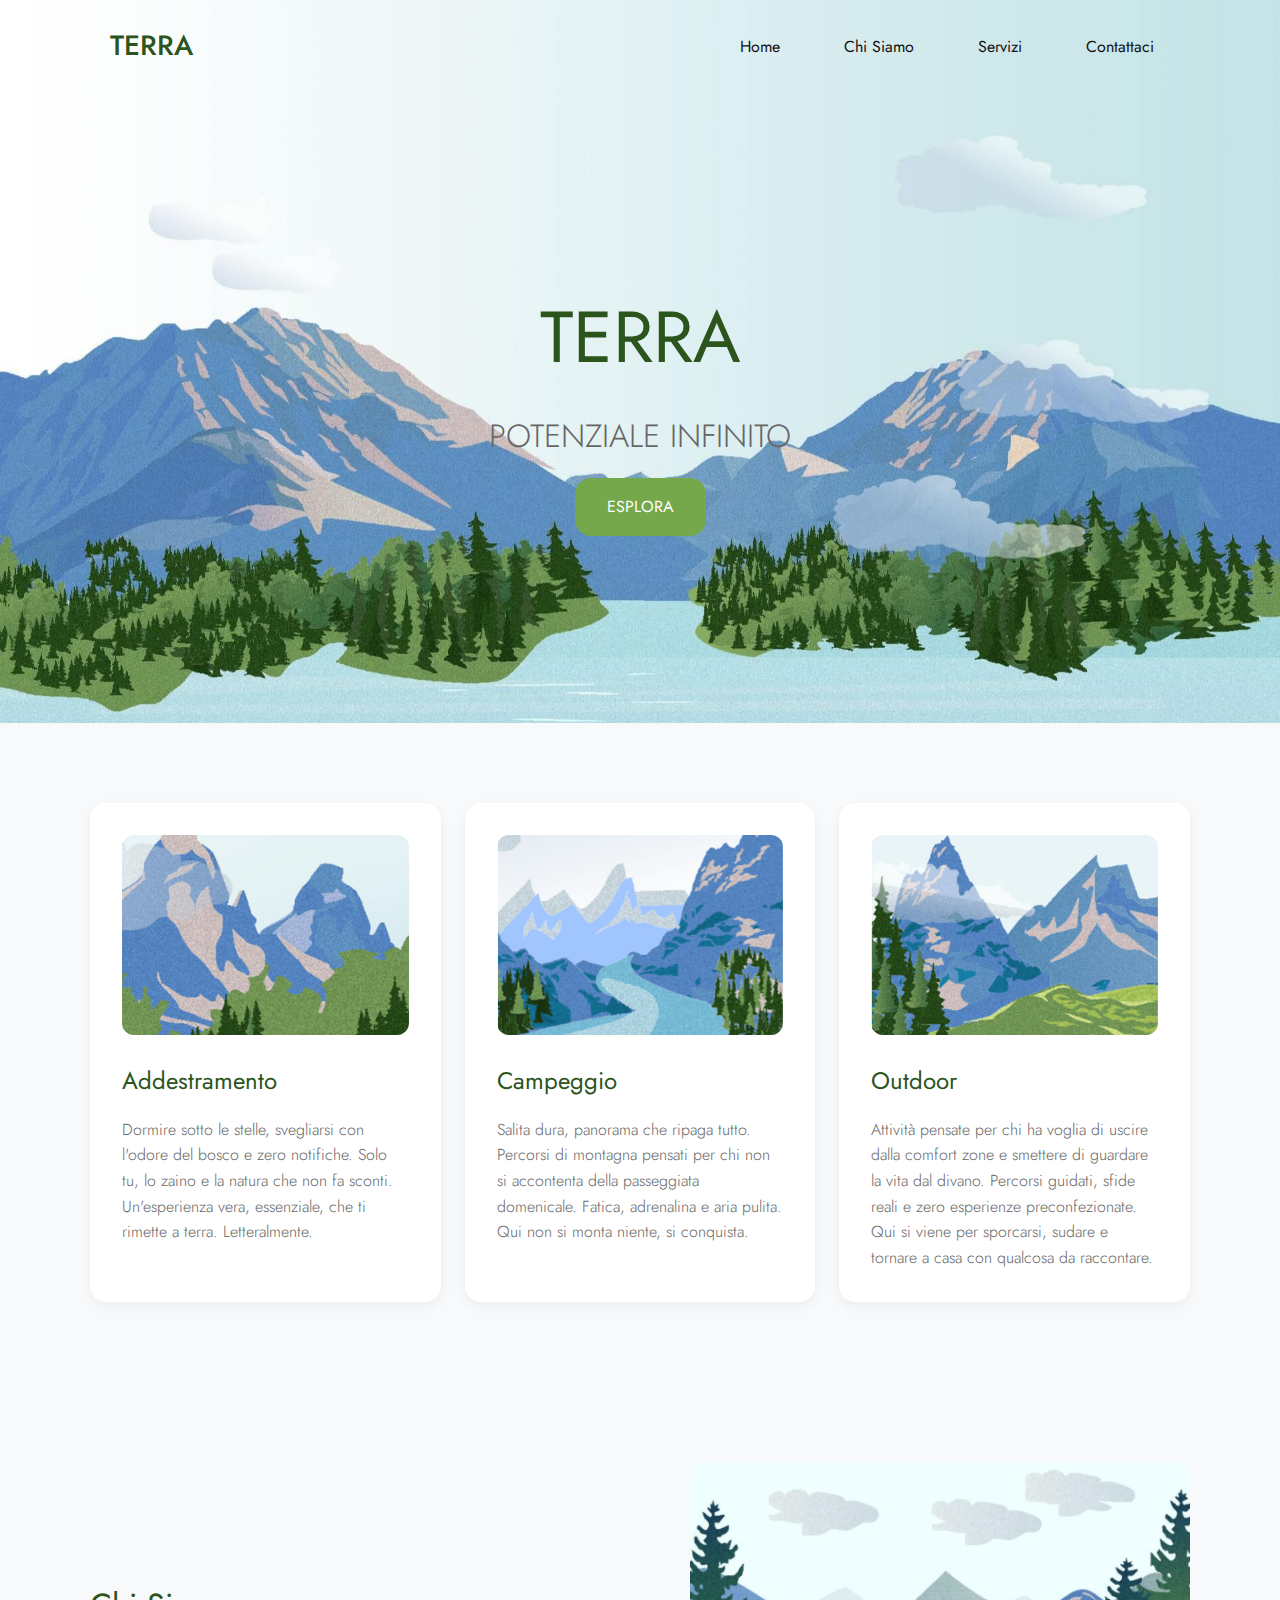
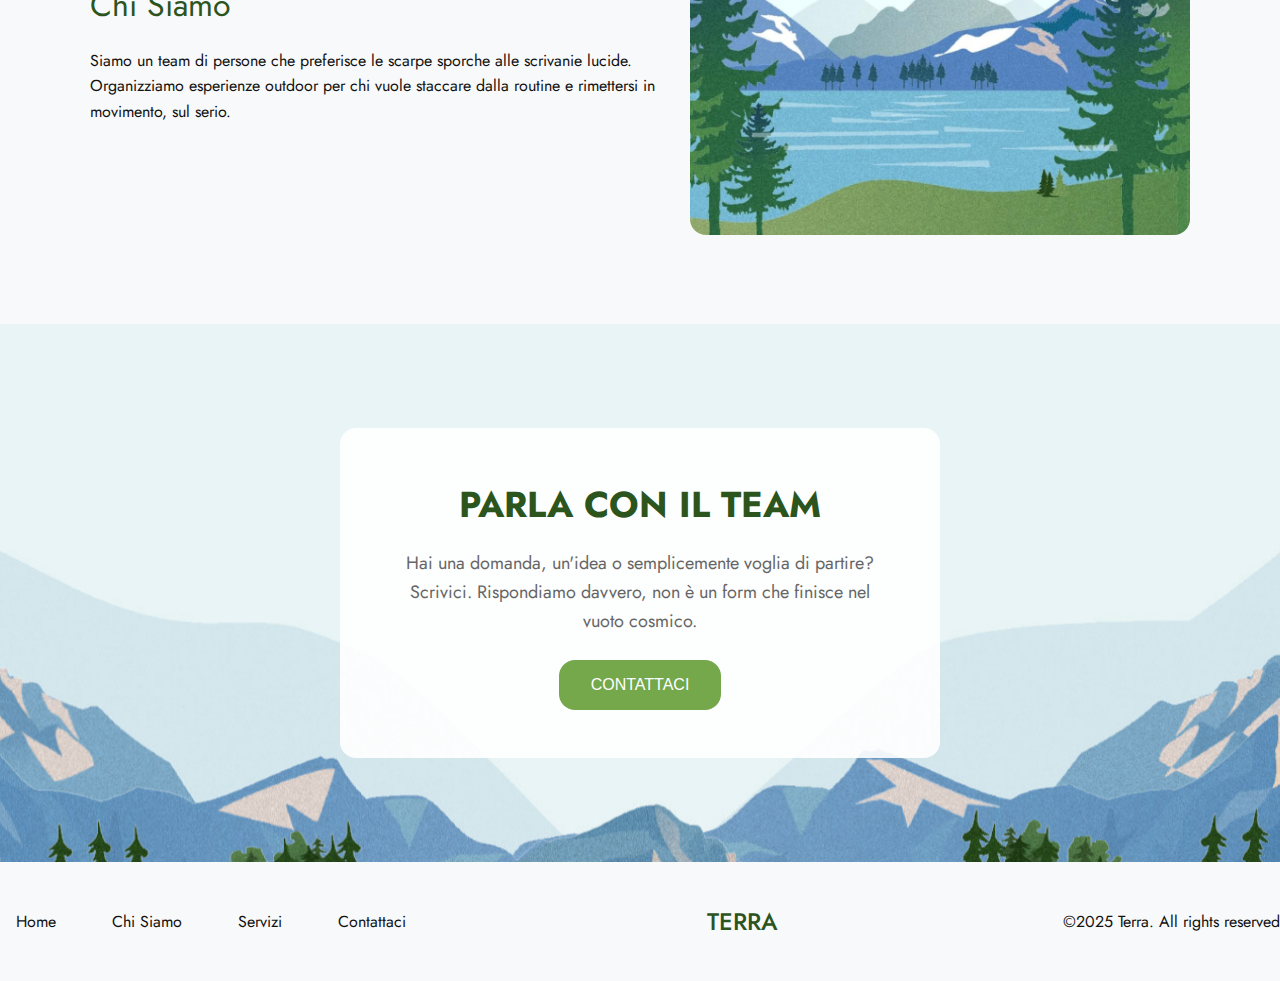
<file: EARTH/index.html>
<!DOCTYPE html>
<html lang="it">
<head>
    <meta charset="UTF-8">
    <meta name="viewport" content="width=device-width, initial-scale=1.0">
    <title>Terra</title>
    <link rel="stylesheet" href="styles.css">
</head>
<body>
    <section id="header">
        <div class="container">
            <nav>
                <div class="logo"><h1>TERRA</h1></div>
                <ul class="nav-links">
                    <li><a href="index.html">Home</a></li>
                    <li><a href="about.html">Chi Siamo</a></li>
                    <li><a href="services.html">Servizi</a></li>
                    <li><a href="contact.html">Contattaci</a></li>
                </ul> 
                <div class="menu-btn"><img src="./img/menu.svg" alt="Menu mobile"></div>  
            </nav>
            <div class="header-content">
                <h1>TERRA</h1>
                <p>POTENZIALE INFINITO</p>
                <a href="services.html" class="primary-btn">ESPLORA</a>
            </div>
        </div>
    </section>

    <section id="services" class="container">
        <div class="service">
            <img src="./img/service-1.png" alt="Addestramento survival in bosco"/>
            <h1>Addestramento</h1>
            <p>Dormire sotto le stelle, svegliarsi con l'odore del bosco e zero notifiche. Solo tu, lo zaino e la natura che non fa sconti. Un'esperienza vera, essenziale, che ti rimette a terra. Letteralmente.</p>
        </div>
        <div class="service">
            <img src="./img/service-2.png" alt="Trekking campeggio in montagna"/>
            <h1>Campeggio</h1>
            <p>Salita dura, panorama che ripaga tutto. Percorsi di montagna pensati per chi non si accontenta della passeggiata domenicale. Fatica, adrenalina e aria pulita. Qui non si monta niente, si conquista.</p>
        </div>
        <div class="service">
            <img src="./img/service-3.png" alt="Attività outdoor team building"/>
            <h1>Outdoor</h1>
            <p>Attività pensate per chi ha voglia di uscire dalla comfort zone e smettere di guardare la vita dal divano. Percorsi guidati, sfide reali e zero esperienze preconfezionate. Qui si viene per sporcarsi, sudare e tornare a casa con qualcosa da raccontare.</p>
        </div>
    </section>

    <section id="about" class="container">
        <div class="about-content">
            <h1>Chi Siamo</h1>
            <p>Siamo un team di persone che preferisce le scarpe sporche alle scrivanie lucide. Organizziamo esperienze outdoor per chi vuole staccare dalla routine e rimettersi in movimento, sul serio.</p>
        </div>
        <div class="about-image">
            <img src="./img/about.png" alt="Team Terra durante escursione">
        </div>
    </section>

    <section id="talk-to-us">
        <div class="talk-to-us-content">
            <h1>PARLA CON IL TEAM</h1>
            <p>Hai una domanda, un'idea o semplicemente voglia di partire? Scrivici. Rispondiamo davvero, non è un form che finisce nel vuoto cosmico.</p>
            <a href="contact.html"><button class="primary-btn">CONTATTACI</button></a>
        </div>
    </section>

    <footer>
        <ul class="footerlinks">
            <li><a href="index.html">Home</a></li>
            <li><a href="about.html">Chi Siamo</a></li>
            <li><a href="services.html">Servizi</a></li>
            <li><a href="contact.html">Contattaci</a></li>  
        </ul>
        <h1 class="logo">TERRA</h1>
        <p>©2025 Terra. All rights reserved</p>
    </footer>

    <script>
        const menuBtn = document.querySelector('.menu-btn')
        const navLinks = document.querySelector('.nav-links')
        menuBtn.addEventListener('click', () => {
            navLinks.classList.toggle('active')
        })
    </script>
</body>
</html>
</file>
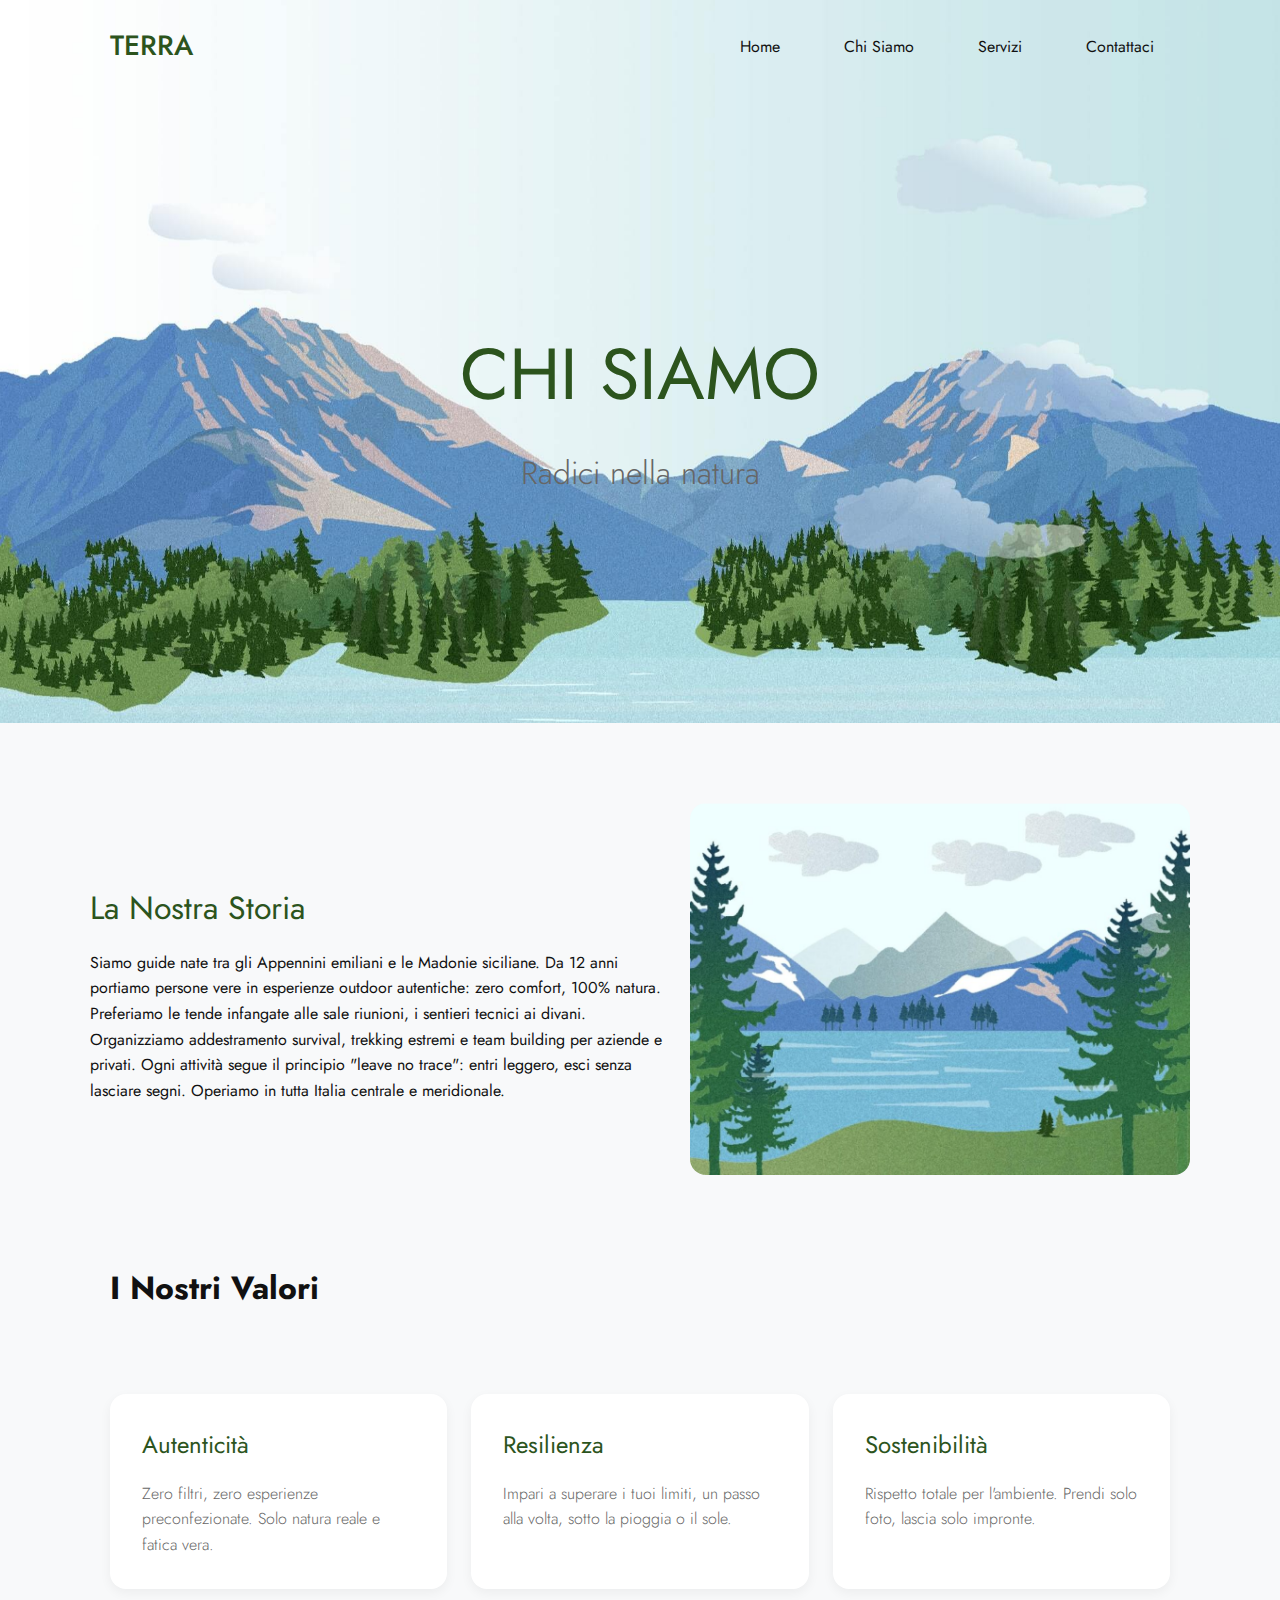
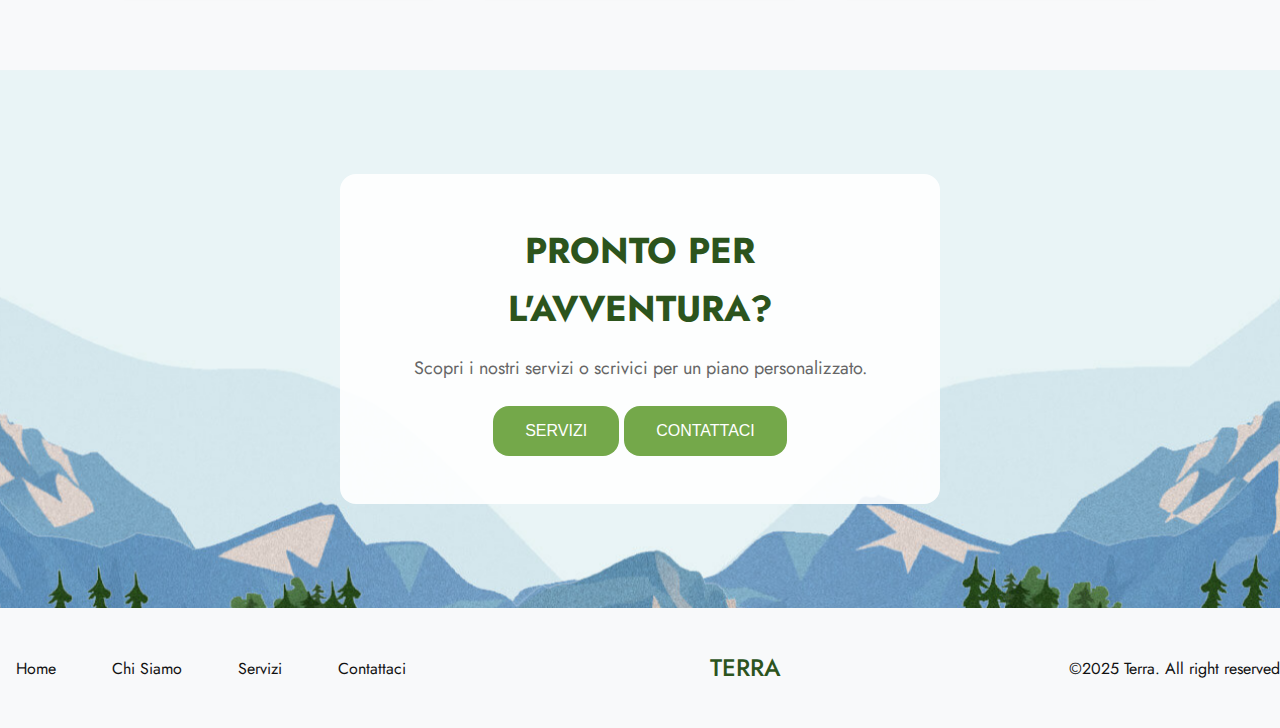
<file: EARTH/about.html>
<!DOCTYPE html>
<html lang="it">
<head>
    <meta charset="UTF-8">
    <meta name="viewport" content="width=device-width, initial-scale=1.0">
    <title>Chi Siamo - Terra</title>
    <link rel="stylesheet" href="styles.css">
</head>
<body>
    <section id="header">
        <div class="container">
            <nav>
                <div class="logo"><h1>TERRA</h1></div>
                <ul class="nav-links">
                    <li><a href="index.html">Home</a></li>
                    <li><a href="about.html">Chi Siamo</a></li>
                    <li><a href="services.html">Servizi</a></li>
                    <li><a href="contact.html">Contattaci</a></li>
                </ul> 
                <div class="menu-btn"><img src="./img/menu.svg" alt="Menu mobile"></div>  
            </nav>
            <div class="header-content">
                <h1>CHI SIAMO</h1>
                <p>Radici nella natura</p>
            </div>
        </div>
    </section>

    <section id="about" class="container">
        <div class="about-content">
            <h1>La Nostra Storia</h1>
            <p>Siamo guide nate tra gli Appennini emiliani e le Madonie siciliane. Da 12 anni portiamo persone vere in esperienze outdoor autentiche: zero comfort, 100% natura. Preferiamo le tende infangate alle sale riunioni, i sentieri tecnici ai divani.</p>
            <p>Organizziamo addestramento survival, trekking estremi e team building per aziende e privati. Ogni attività segue il principio "leave no trace": entri leggero, esci senza lasciare segni. Operiamo in tutta Italia centrale e meridionale.</p>
        </div>
        <div class="about-image">
            <img src="./img/about.png" alt="Team Terra in escursione">
        </div>
    </section>

    <section id="values" class="container">
        <h1>I Nostri Valori</h1>
        <div id="services">
            <div class="service">
                <h1>Autenticità</h1>
                <p>Zero filtri, zero esperienze preconfezionate. Solo natura reale e fatica vera.</p>
            </div>
            <div class="service">
                <h1>Resilienza</h1>
                <p>Impari a superare i tuoi limiti, un passo alla volta, sotto la pioggia o il sole.</p>
            </div>
            <div class="service">
                <h1>Sostenibilità</h1>
                <p>Rispetto totale per l'ambiente. Prendi solo foto, lascia solo impronte.</p>
            </div>
        </div>
    </section>

    <section id="talk-to-us">
        <div class="talk-to-us-content">
            <h1>PRONTO PER L'AVVENTURA?</h1>
            <p>Scopri i nostri servizi o scrivici per un piano personalizzato.</p>
            <a href="services.html"><button class="primary-btn">SERVIZI</button></a>
            <a href="contact.html"><button class="primary-btn">CONTATTACI</button></a>
        </div>
    </section>

    <footer>
        <ul class="footerlinks">
            <li><a href="index.html">Home</a></li>
            <li><a href="about.html">Chi Siamo</a></li>
            <li><a href="services.html">Servizi</a></li>
            <li><a href="contact.html">Contattaci</a></li>  
        </ul>
        <h1 class="logo">TERRA</h1>
        <p>©2025 Terra. All right reserved</p>
    </footer>

    <script>
        const menuBtn = document.querySelector('.menu-btn')
        const navLinks = document.querySelector('.nav-links')
        menuBtn.addEventListener('click', () => {
            navLinks.classList.toggle('active')
        })
    </script>
</body>
</html>
</file>
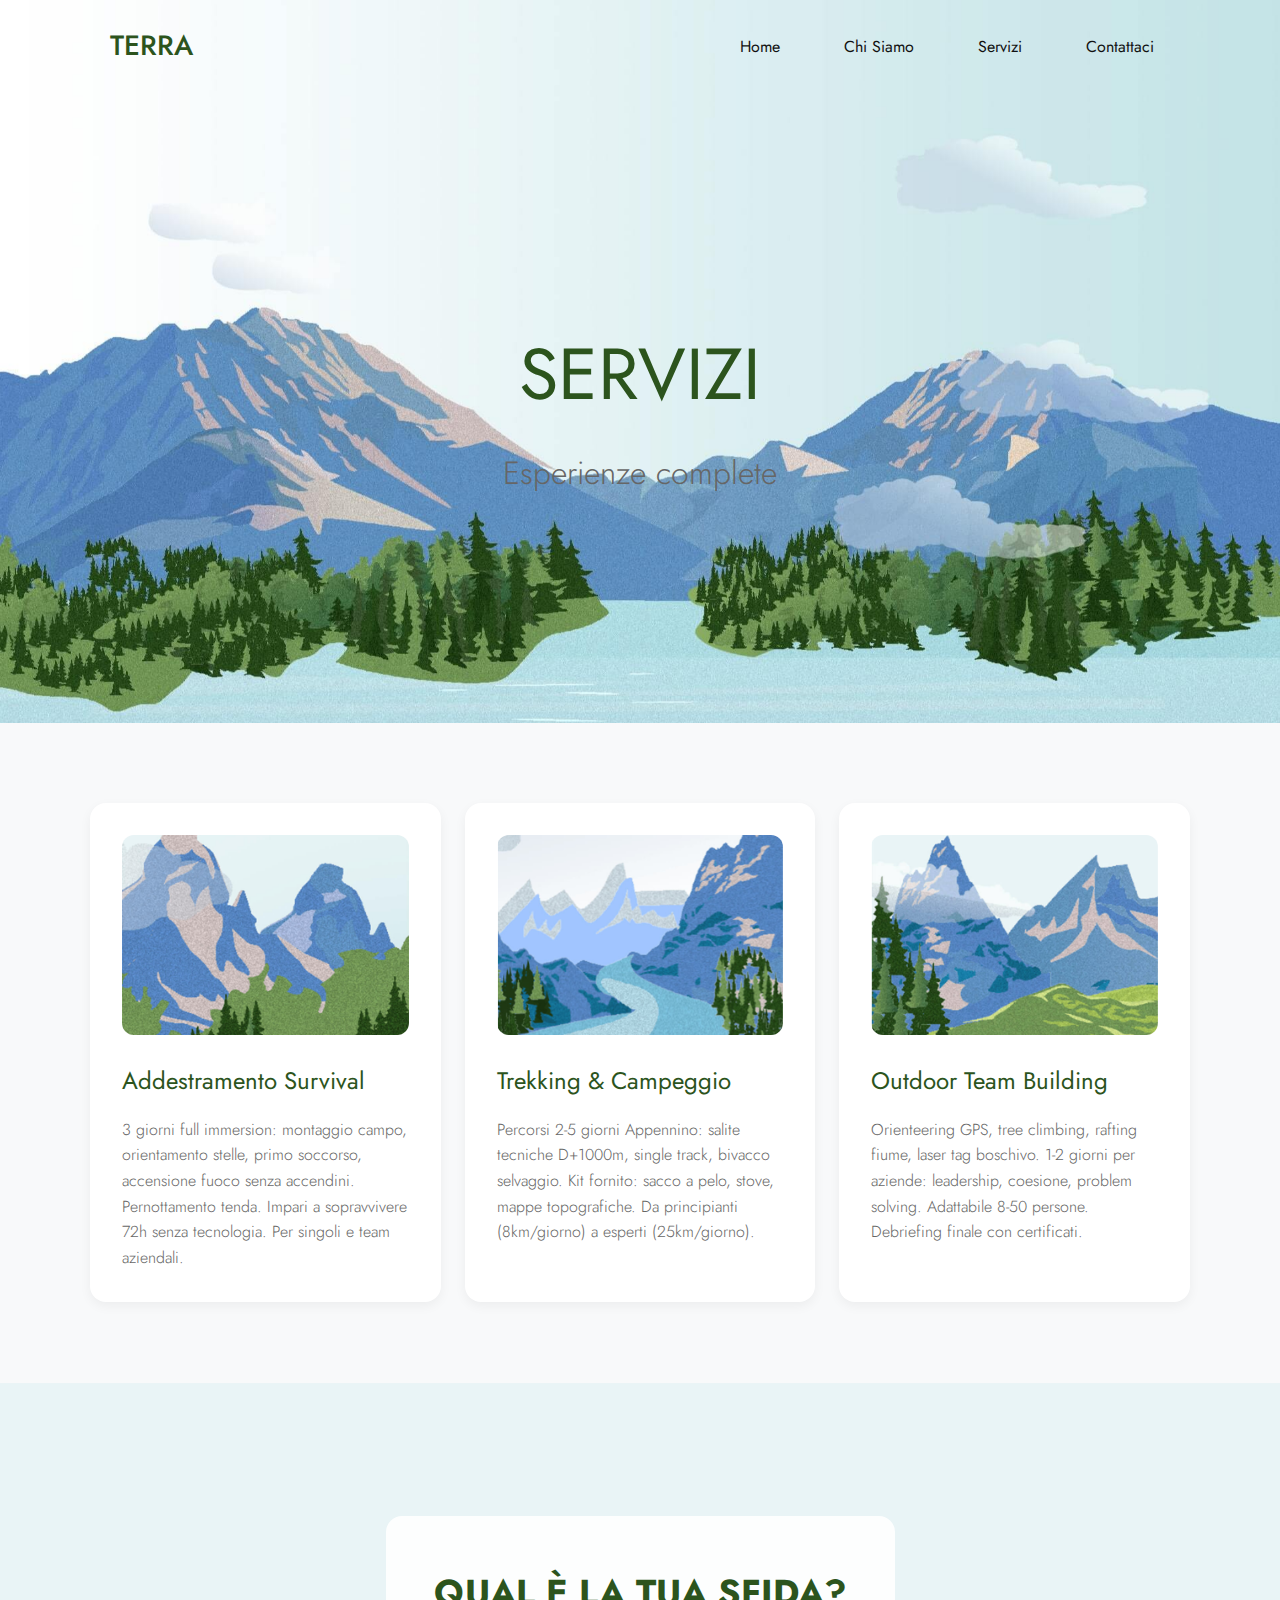
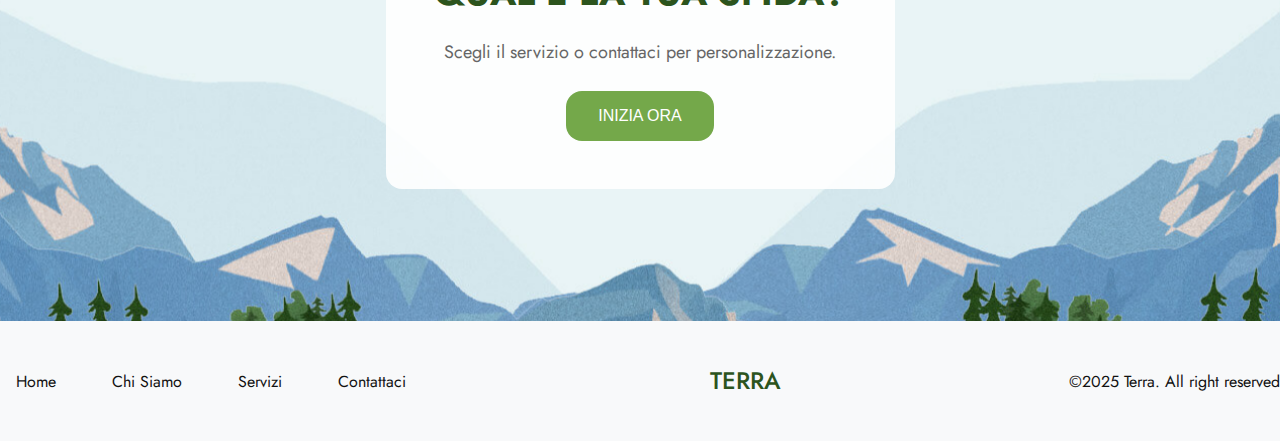
<file: EARTH/services.html>
<!DOCTYPE html>
<html lang="it">
<head>
    <meta charset="UTF-8">
    <meta name="viewport" content="width=device-width, initial-scale=1.0">
    <title>Servizi - Terra</title>
    <link rel="stylesheet" href="styles.css">
</head>
<body>
    <section id="header">
        <div class="container">
            <nav>
                <div class="logo"><h1>TERRA</h1></div>
                <ul class="nav-links">
                    <li><a href="index.html">Home</a></li>
                    <li><a href="about.html">Chi Siamo</a></li>
                    <li><a href="services.html">Servizi</a></li>
                    <li><a href="contact.html">Contattaci</a></li>
                </ul> 
                <div class="menu-btn"><img src="./img/menu.svg" alt="Menu mobile"></div>  
            </nav>
            <div class="header-content">
                <h1>SERVIZI</h1>
                <p>Esperienze complete</p>
            </div>
        </div>
    </section>

    <section id="services" class="container">
        <div class="service">
            <img src="./img/service-1.png" alt="Addestramento survival bosco"/>
            <h1>Addestramento Survival</h1>
            <p>3 giorni full immersion: montaggio campo, orientamento stelle, primo soccorso, accensione fuoco senza accendini. Pernottamento tenda. Impari a sopravvivere 72h senza tecnologia. Per singoli e team aziendali.</p>
        </div>
        <div class="service">
            <img src="./img/service-2.png" alt="Trekking campeggio montagna"/>
            <h1>Trekking & Campeggio</h1>
            <p>Percorsi 2-5 giorni Appennino: salite tecniche D+1000m, single track, bivacco selvaggio. Kit fornito: sacco a pelo, stove, mappe topografiche. Da principianti (8km/giorno) a esperti (25km/giorno).</p>
        </div>
        <div class="service">
            <img src="./img/service-3.png" alt="Team building outdoor"/>
            <h1>Outdoor Team Building</h1>
            <p>Orienteering GPS, tree climbing, rafting fiume, laser tag boschivo. 1-2 giorni per aziende: leadership, coesione, problem solving. Adattabile 8-50 persone. Debriefing finale con certificati.</p>
        </div>
    </section>

    <section id="talk-to-us">
        <div class="talk-to-us-content">
            <h1>QUAL È LA TUA SFIDA?</h1>
            <p>Scegli il servizio o contattaci per personalizzazione.</p>
            <a href="contact.html"><button class="primary-btn">INIZIA ORA</button></a>
        </div>
    </section>

    <footer>
        <ul class="footerlinks">
            <li><a href="index.html">Home</a></li>
            <li><a href="about.html">Chi Siamo</a></li>
            <li><a href="services.html">Servizi</a></li>
            <li><a href="contact.html">Contattaci</a></li>  
        </ul>
        <h1 class="logo">TERRA</h1>
        <p>©2025 Terra. All right reserved</p>
    </footer>

    <script>
        const menuBtn = document.querySelector('.menu-btn')
        const navLinks = document.querySelector('.nav-links')
        menuBtn.addEventListener('click', () => {
            navLinks.classList.toggle('active')
        })
    </script>
</body>
</html>
</file>
<file: EARTH/styles.css>
@import url("https://fonts.googleapis.com/css2?family=Jost:wght@300;400;500&display=swap");

:root {
  --primary: #74a84a; 
  --dark: #2c541d; 
  --black: #111; 
  --gray: #666; 
  --light: #f8f9fa;
  --white: #fff; 

  --radius: 16px;
  --space: 24px;
}

* {
  margin: 0;
  padding: 0;
  box-sizing: border-box;
}

body {
  font-family: "Jost", sans-serif;
  color: var(--black);
  line-height: 1.6;
  background: var(--light);
}

.container {
  max-width: 1100px;
  margin: 0 auto;
  padding: 0 20px;
}

nav {
  display: flex;
  justify-content: space-between;
  align-items: center;
  padding: var(--space) 0;
}

nav .logo h1 {
  font-size: 28px;
  font-weight: 500;
  color: var(--dark);
}

nav ul {
  display: flex;
  list-style: none;
  gap: 32px;
}

nav a {
  color: var(--black);
  font-size: 16px;
  font-weight: 400;
  padding: 8px 16px;
  border-radius: var(--radius);
  transition: background 0.2s ease;
  text-decoration: none;
}

nav a:hover {
  background: var(--light);
}

/* Mobile Menu */
.menu-btn {
  display: none;
}

#header,
#contact-header {
  min-height: 80vh;
  background: url("./img/main.png") center/cover;
}

.header-content {
  display: flex;
  flex-direction: column;
  align-items: center;
  justify-content: center;
  min-height: 70vh;
  text-align: center;
  gap: 16px;
}

.header-content h1 {
  font-size: clamp(48px, 8vw, 72px);
  font-weight: 400;
  color: var(--dark);
}

.header-content p {
  font-size: clamp(20px, 3vw, 32px);
  color: var(--gray);
  font-weight: 300;
}

.primary-btn {
  display: inline-block;
  padding: 16px 32px;
  background: var(--primary);
  color: var(--white);
  font-size: 16px;
  font-weight: 400;
  border: none;
  border-radius: var(--radius);
  cursor: pointer;
  transition: all 0.2s ease;
  text-decoration: none;
}

.primary-btn:hover {
  background: var(--dark);
  transform: translateY(-2px);
}

#services {
  display: flex;
  gap: var(--space);
  justify-content: center;
  flex-wrap: wrap;
  padding: 80px 0;
}

.service {
  width: 320px;
  flex: 1;
  min-width: 280px;
  background: var(--white);
  padding: 32px;
  border-radius: var(--radius);
  box-shadow: 0 4px 12px rgba(0, 0, 0, 0.05);
  transition: all 0.2s ease;
}

.service:hover {
  transform: translateY(-4px);
  box-shadow: 0 8px 24px rgba(0, 0, 0, 0.1);
}

.service img {
  width: 100%;
  height: 200px;
  object-fit: cover;
  border-radius: 12px;
  margin-bottom: 20px;
}

.service h1 {
  font-size: 24px;
  font-weight: 400;
  color: var(--dark);
  margin-bottom: 16px;
}

.service p {
  color: var(--gray);
  font-size: 16px;
  font-weight: 300;
}

#about {
  display: flex;
  gap: var(--space);
  padding: 80px 0;
  align-items: center;
  flex-wrap: wrap;
}

.about-content {
  flex: 1;
  min-width: 300px;
}

.about-content h1 {
  font-size: 32px;
  color: var(--dark);
  font-weight: 400;
  margin-bottom: 16px;
}

.about-image img {
  width: 100%;
  max-width: 500px;
  border-radius: var(--radius);
}

#talk-to-us {
  background: url("./img/talk-to-us.png") center/cover;
  min-height: 60vh;
  display: flex;
  align-items: center;
  text-align: center;
}

.talk-to-us-content {
  background: rgba(255, 255, 255, 0.9);
  padding: 48px;
  border-radius: var(--radius);
  max-width: 600px;
  margin: 0 auto;
}

.talk-to-us-content h1 {
  font-size: 36px;
  color: var(--dark);
  margin-bottom: 16px;
}

.talk-to-us-content p {
  font-size: 18px;
  color: var(--gray);
  margin-bottom: 24px;
}

/* PAGINA CONTATTI */
#contact-header {
  min-height: 400px;
  background-image: url(./img/contact-banner.png);
  background-size: cover;
  background-position: center;
}
#contact-us {
  display: flex;
  justify-content: space-between;
  margin: 80px auto;
  gap: 60px;
}
form {
  flex-basis: 50%;
}
.inputsWrappers {
  display: flex;
  flex-direction: column;
  gap: 20px;
  margin-top: 60px;
  margin-left: 60px;
}
.inputsWrappers input {
  padding: 12px 16px;
  width: 100%;
  border: 1px solid var(--primary-dark);
  outline: none;
}
.addresss {
  flex-basis: 50%;
}
.detailsWrapper {
  display: flex;
  flex-direction: column;
  gap: 16px;
  margin-top: 60px;
}
.details {
  display: flex;
  gap: 10px;
}
.details img {
  width: 40px;
  height: 40px;
}
.details h6 {
  color: gray;
}
.followUsWrapper {
  margin-top: 30p;
  margin-left: 30px;
}
.socialLink {
  display: flex;
  gap: 16px;
  list-style: none;
  margin-top: 16px;
}

footer {
  display: flex;
  justify-content: space-between;
  align-items: center;
  padding: 40px 0;
  background: var(--light);
  text-decoration: none;
}

footer ul {
  display: flex;
  gap: 24px;
  list-style: none;
}

footer a {
  color: var(--black);
  font-size: 16px;
  font-weight: 400;
  padding: 8px 16px;
  border-radius: var(--radius);
  transition: background 0.2s ease;
  text-decoration: none;
}

footer .logo {
  font-size: 24px;
  font-weight: 500;
  color: var(--dark);
}

@media (max-width: 520px) {
  #header {
    min-height: 70vh;
  }

  nav ul {
    position: fixed;
    top: 0;
    right: 0;
    flex-direction: column;
    background: var(--white);
    width: 80%;
    height: 100vh;
    padding-top: 80px;
    margin-right: -100%;
    transition: margin-right 0.3s ease;
  }

  nav ul.active {
    margin-right: 0;
  }

  .menu-btn {
    display: block;
    background: var(--primary);
    padding: 12px;
    border-radius: var(--radius);
    cursor: pointer;
  }

  #about,
  #contact-us {
    flex-direction: column;
  }

  footer {
    flex-direction: column;
    text-align: center;
    gap: 20px;
  }
}
</file>
